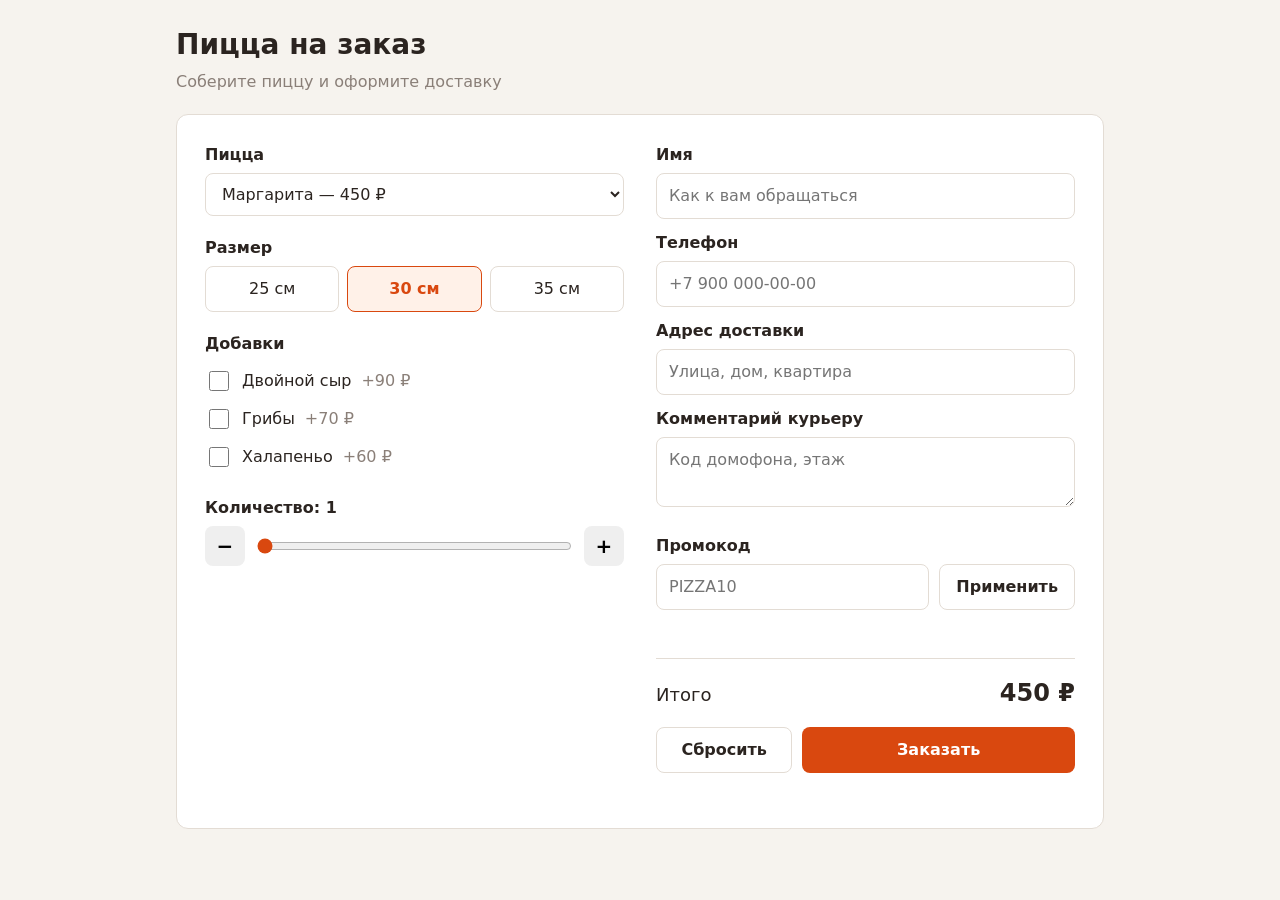
<file: frontend/index.html>
<!doctype html>
<html lang="ru">
<head>
  <meta charset="utf-8">
  <meta name="viewport" content="width=device-width, initial-scale=1">
  <title>Пицца на заказ</title>
  <link rel="stylesheet" href="styles.css">
  <!-- Full endpoint URL when /events is not on the origin of the page (needs CORS):
       <script src="tracker.js" data-endpoint="http://localhost:8080/events"></script> -->
  <script src="tracker.js"></script>
  <script src="app.js" defer></script>
</head>
<body>
  <main class="page">
    <header class="header">
      <h1>Пицца на заказ</h1>
      <p class="subtitle">Соберите пиццу и оформите доставку</p>
    </header>

    <form id="order-form" class="card" novalidate>
      <div class="col">
        <section class="section">
          <label class="label" for="pizza-select">Пицца</label>
          <select id="pizza-select" name="pizza">
            <option value="margherita" data-price="450">Маргарита — 450 ₽</option>
            <option value="pepperoni" data-price="550">Пепперони — 550 ₽</option>
            <option value="four-cheese" data-price="600">Четыре сыра — 600 ₽</option>
            <option value="hawaiian" data-price="520">Гавайская — 520 ₽</option>
          </select>
        </section>

        <fieldset class="section">
          <legend class="label">Размер</legend>
          <div class="segmented">
            <input type="radio" id="size-small" name="size" value="small" data-factor="0.8">
            <label for="size-small">25 см</label>
            <input type="radio" id="size-medium" name="size" value="medium" data-factor="1" checked>
            <label for="size-medium">30 см</label>
            <input type="radio" id="size-large" name="size" value="large" data-factor="1.3">
            <label for="size-large">35 см</label>
          </div>
        </fieldset>

        <fieldset class="section">
          <legend class="label">Добавки</legend>
          <label class="check">
            <input type="checkbox" id="topping-cheese" name="toppings" value="cheese" data-price="90">
            Двойной сыр <span class="muted">+90 ₽</span>
          </label>
          <label class="check">
            <input type="checkbox" id="topping-mushrooms" name="toppings" value="mushrooms" data-price="70">
            Грибы <span class="muted">+70 ₽</span>
          </label>
          <label class="check">
            <input type="checkbox" id="topping-jalapeno" name="toppings" value="jalapeno" data-price="60">
            Халапеньо <span class="muted">+60 ₽</span>
          </label>
        </fieldset>

        <section class="section">
          <label class="label" for="quantity-slider">Количество: <output id="quantity-output" for="quantity-slider">1</output></label>
          <div class="stepper">
            <button type="button" id="quantity-minus-button" class="btn btn-icon" aria-label="Меньше">−</button>
            <input type="range" id="quantity-slider" name="quantity" min="1" max="10" value="1">
            <button type="button" id="quantity-plus-button" class="btn btn-icon" aria-label="Больше">+</button>
          </div>
        </section>
      </div>

      <div class="col">
        <section class="section">
          <label class="label" for="customer-name">Имя</label>
          <input type="text" id="customer-name" name="name" autocomplete="name" placeholder="Как к вам обращаться">

          <label class="label" for="customer-phone">Телефон</label>
          <input type="tel" id="customer-phone" name="phone" autocomplete="tel" placeholder="+7 900 000-00-00">

          <label class="label" for="delivery-address">Адрес доставки</label>
          <input type="text" id="delivery-address" name="address" autocomplete="street-address" placeholder="Улица, дом, квартира">

          <label class="label" for="order-comment">Комментарий курьеру</label>
          <textarea id="order-comment" name="comment" rows="2" placeholder="Код домофона, этаж"></textarea>
        </section>

        <section class="section">
          <label class="label" for="promo-code">Промокод</label>
          <div class="inline">
            <input type="text" id="promo-code" name="promo" placeholder="PIZZA10">
            <button type="button" id="promo-apply-button" class="btn btn-secondary">Применить</button>
          </div>
          <p id="promo-status" class="hint" aria-live="polite"></p>
        </section>
      </div>

      <div class="order-bar">
        <div class="total">
          <span>Итого</span>
          <strong id="order-total">450 ₽</strong>
        </div>

        <div class="actions">
          <button type="button" id="reset-button" class="btn btn-secondary">Сбросить</button>
          <button type="submit" id="submit-order-button" class="btn btn-primary">Заказать</button>
        </div>

        <p id="order-status" class="hint" aria-live="polite"></p>
      </div>
    </form>
  </main>
</body>
</html>
</file>
<file: frontend/styles.css>
:root {
  --bg: #f6f3ee;
  --card: #ffffff;
  --text: #2b2420;
  --muted: #8a7f78;
  --border: #e3dcd4;
  --accent: #d9480f;
  --accent-hover: #bf3f0c;
  --accent-soft: #fff1e8;
  --error: #c92a2a;
  --radius: 12px;
}

*,
*::before,
*::after {
  box-sizing: border-box;
}

body {
  margin: 0;
  background: var(--bg);
  color: var(--text);
  font: 16px/1.5 system-ui, -apple-system, "Segoe UI", Roboto, sans-serif;
}

.page {
  max-width: 560px;
  margin: 0 auto;
  padding: 24px 16px 48px;
}

.header h1 {
  margin: 0;
  font-size: 1.75rem;
}

.subtitle {
  margin: 4px 0 20px;
  color: var(--muted);
}

.card {
  background: var(--card);
  border: 1px solid var(--border);
  border-radius: var(--radius);
  padding: 20px 16px;
}

.section {
  margin: 0 0 20px;
  padding: 0;
  border: 0;
  min-width: 0;
}

.label {
  display: block;
  margin: 12px 0 6px;
  padding: 0;
  font-weight: 600;
}

.section > .label:first-child,
.section > legend.label {
  margin-top: 0;
}

input[type="text"],
input[type="tel"],
select,
textarea {
  width: 100%;
  padding: 10px 12px;
  border: 1px solid var(--border);
  border-radius: 8px;
  background: #fff;
  color: inherit;
  font: inherit;
}

textarea {
  resize: vertical;
}

input:focus-visible,
select:focus-visible,
textarea:focus-visible,
.btn:focus-visible {
  outline: 2px solid var(--accent);
  outline-offset: 1px;
}

/* Size: radio buttons styled as a segmented control */
.segmented {
  display: grid;
  grid-template-columns: repeat(3, 1fr);
  gap: 8px;
}

.segmented input {
  position: absolute;
  opacity: 0;
  pointer-events: none;
}

.segmented label {
  padding: 10px 0;
  border: 1px solid var(--border);
  border-radius: 8px;
  text-align: center;
  cursor: pointer;
}

.segmented input:checked + label {
  border-color: var(--accent);
  background: var(--accent-soft);
  color: var(--accent);
  font-weight: 600;
}

.segmented input:focus-visible + label {
  outline: 2px solid var(--accent);
  outline-offset: 1px;
}

.check {
  display: flex;
  align-items: center;
  gap: 10px;
  padding: 6px 0;
  cursor: pointer;
}

.check input {
  width: 20px;
  height: 20px;
  accent-color: var(--accent);
}

.muted {
  color: var(--muted);
}

.stepper,
.inline {
  display: flex;
  align-items: center;
  gap: 10px;
}

.stepper input[type="range"] {
  flex: 1;
  min-width: 0;
  accent-color: var(--accent);
}

.inline input {
  flex: 1;
  min-width: 0;
}

.btn {
  padding: 10px 16px;
  border: 1px solid transparent;
  border-radius: 8px;
  font: inherit;
  font-weight: 600;
  cursor: pointer;
  white-space: nowrap;
}

.btn-primary {
  background: var(--accent);
  color: #fff;
}

.btn-primary:hover {
  background: var(--accent-hover);
}

.btn-secondary {
  background: #fff;
  border-color: var(--border);
  color: var(--text);
}

.btn-secondary:hover {
  border-color: var(--muted);
}

.btn-icon {
  width: 40px;
  height: 40px;
  padding: 0;
  font-size: 1.25rem;
}

.hint {
  margin: 6px 0 0;
  min-height: 1.5em;
  color: var(--muted);
  font-size: 0.9rem;
}

.hint-error {
  color: var(--error);
}

.total {
  display: flex;
  justify-content: space-between;
  align-items: baseline;
  padding: 16px 0;
  border-top: 1px solid var(--border);
  font-size: 1.125rem;
}

.total strong {
  font-size: 1.5rem;
}

.actions {
  display: grid;
  grid-template-columns: 1fr 2fr;
  gap: 10px;
}

/* Touch devices: comfortable tap targets */
@media (pointer: coarse) {
  .btn,
  .segmented label,
  input[type="text"],
  input[type="tel"],
  select {
    min-height: 44px;
  }

  .stepper input[type="range"] {
    height: 44px;
  }
}

/* Phones: total and actions stick to the bottom of the screen */
@media (max-width: 599px) {
  .page {
    padding-bottom: 0;
  }

  .card {
    border-radius: var(--radius) var(--radius) 0 0;
    padding-bottom: 0;
  }

  .order-bar {
    position: sticky;
    bottom: 0;
    margin: 0 -16px;
    padding: 0 16px calc(12px + env(safe-area-inset-bottom));
    background: var(--card);
    border-top: 1px solid var(--border);
    box-shadow: 0 -4px 12px rgb(0 0 0 / 0.06);
  }

  .order-bar .total {
    border-top: 0;
    padding: 10px 0;
  }

  .order-bar .hint:empty {
    display: none;
  }
}

/* Wide screens: two columns, pizza on the left, delivery on the right */
@media (min-width: 900px) {
  .page {
    max-width: 960px;
  }

  .card {
    display: grid;
    grid-template-columns: 1fr 1fr;
    column-gap: 32px;
    padding: 28px;
  }

  .col {
    min-width: 0;
  }

  .order-bar {
    grid-column: 2;
  }
}
</file>
